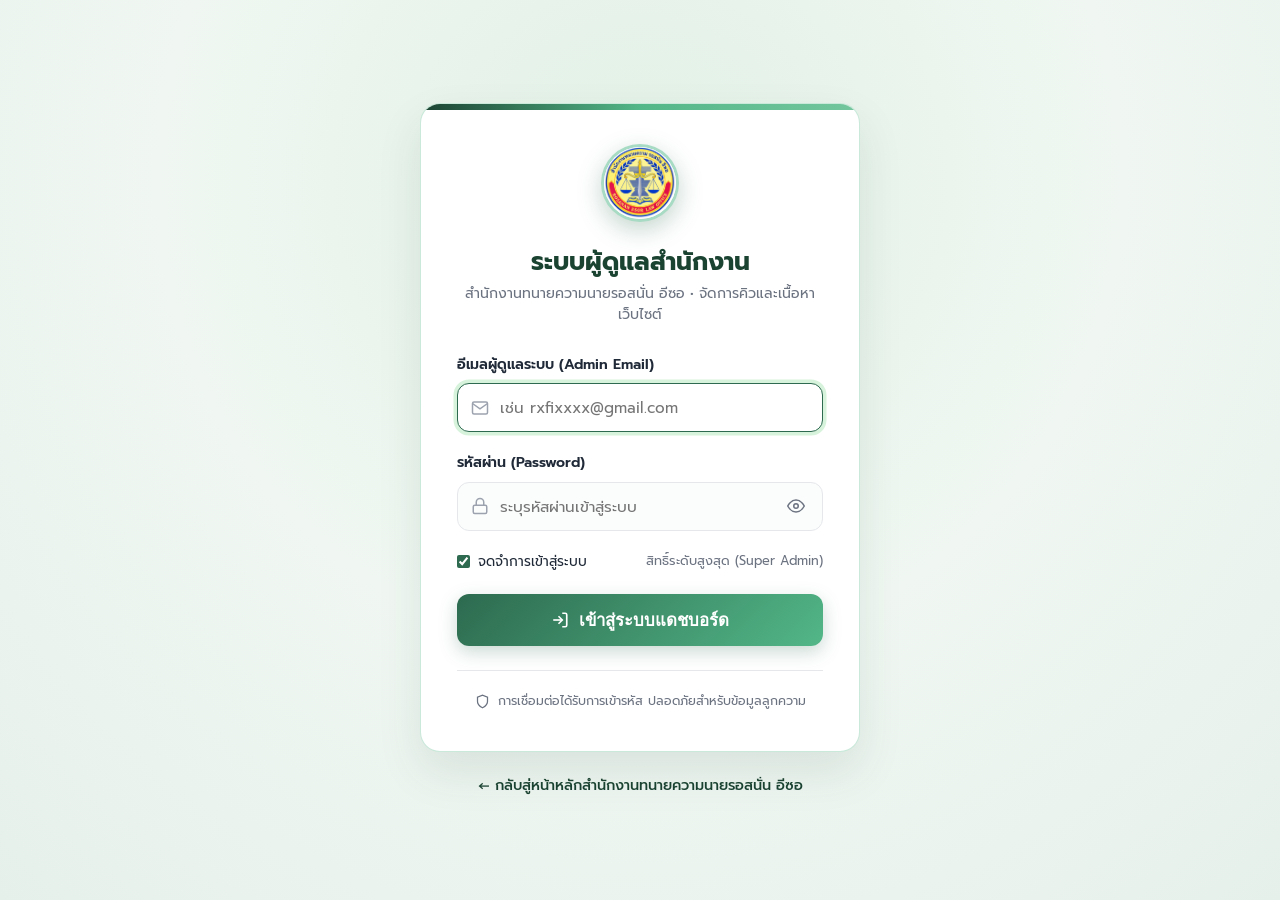
<file: admin/login.html>
<!DOCTYPE html>
<html lang="th">
<head>
  <meta charset="UTF-8">
  <meta name="viewport" content="width=device-width, initial-scale=1.0">
  <title>เข้าสู่ระบบผู้ดูแลระบบ (Admin Login) | สำนักงานทนายความนายรอสนั่น อีซอ</title>
  <meta name="description" content="ระบบเข้าสู่ระบบสำหรับผู้ดูแลสำนักงานทนายความนายรอสนั่น อีซอ ปลอดภัย รัดกุม">
  <link rel="icon" type="image/png" href="../img/1.png">
  <link rel="apple-touch-icon" href="../img/1.png">
  <link rel="stylesheet" href="../assets/css/style.css?v=20261001-01">
  <script>
    // หากมีการส่งคำสั่ง logout มา ให้ล้าง session ทันที
    (function() {
      const urlParams = new URLSearchParams(window.location.search);
      if (urlParams.get('logout') === 'true') {
        localStorage.removeItem('lawyer_admin_authenticated');
        localStorage.removeItem('lawyer_admin_email');
        localStorage.removeItem('lawyer_admin_login_at');
        sessionStorage.clear();
        return;
      }
      // หากเข้าสู่ระบบไว้แล้ว ให้ตรงไปยังหน้าแดชบอร์ดทันที
      if (localStorage.getItem('lawyer_admin_authenticated') === 'true') {
        window.location.replace('dashboard.html');
      }
    })();
  </script>
  <style>
    body {
      min-height: 100vh;
      display: flex;
      flex-direction: column;
      background: radial-gradient(circle at 50% 20%, #e2f1e6 0%, #f0f7f2 50%, #e6f0ea 100%);
      font-family: 'Prompt', -apple-system, BlinkMacSystemFont, "Segoe UI", Roboto, sans-serif;
    }

    .login-wrapper {
      flex: 1;
      display: flex;
      align-items: center;
      justify-content: center;
      padding: 30px 20px;
    }

    .login-container {
      width: 100%;
      max-width: 440px;
    }

    .login-card {
      background: var(--white);
      border-radius: var(--radius-lg);
      padding: 40px 36px;
      border: 1px solid rgba(82, 183, 136, 0.3);
      box-shadow: 0 20px 45px rgba(27, 67, 50, 0.1);
      position: relative;
      overflow: hidden;
    }

    .login-card::before {
      content: '';
      position: absolute;
      top: 0;
      left: 0;
      right: 0;
      height: 6px;
      background: linear-gradient(90deg, var(--primary-dark), var(--primary-light), var(--primary-mint));
    }

    .login-brand-header {
      text-align: center;
      margin-bottom: 28px;
    }

    .login-brand-img {
      width: 78px;
      height: 78px;
      border-radius: 50%;
      object-fit: cover;
      display: inline-block;
      margin-bottom: 16px;
      box-shadow: 0 8px 24px rgba(45, 106, 79, 0.28);
      border: 3px solid rgba(82, 183, 136, 0.5);
      background: #ffffff;
      transition: transform 0.25s ease;
    }

    .login-brand-img:hover {
      transform: scale(1.05);
    }

    .login-brand-icon {
      width: 62px;
      height: 62px;
      background: linear-gradient(135deg, var(--primary), var(--primary-light));
      color: var(--white);
      border-radius: 18px;
      display: inline-flex;
      align-items: center;
      justify-content: center;
      margin-bottom: 16px;
      box-shadow: 0 8px 20px rgba(45, 106, 79, 0.25);
    }

    .login-brand-icon svg {
      width: 32px;
      height: 32px;
    }

    .login-title {
      font-size: 1.55rem;
      font-weight: 700;
      color: var(--primary-dark);
      margin-bottom: 6px;
      line-height: 1.25;
    }

    .login-subtitle {
      font-size: 0.88rem;
      color: var(--text-muted);
      line-height: 1.5;
    }

    .login-alert {
      padding: 12px 16px;
      border-radius: var(--radius-md);
      font-size: 0.88rem;
      margin-bottom: 20px;
      display: none;
      align-items: center;
      gap: 10px;
      line-height: 1.5;
    }

    .login-alert.alert-error {
      background: #fee2e2;
      border: 1px solid #fca5a5;
      color: #991b1b;
      display: flex;
    }

    .login-alert.alert-success {
      background: #ecfdf5;
      border: 1px solid #a7f3d0;
      color: #065f46;
      display: flex;
    }

    .form-group-with-icon {
      position: relative;
      margin-bottom: 20px;
    }

    .form-group-with-icon label {
      display: block;
      font-size: 0.88rem;
      font-weight: 600;
      color: var(--text-main);
      margin-bottom: 7px;
    }

    .input-icon-wrapper {
      position: relative;
      display: flex;
      align-items: center;
    }

    .input-icon-wrapper .input-leading-icon {
      position: absolute;
      left: 14px;
      color: var(--text-light);
      pointer-events: none;
      display: flex;
      align-items: center;
    }

    .input-icon-wrapper input {
      width: 100%;
      padding: 12px 42px 12px 42px;
      border: 1.5px solid var(--border-color);
      border-radius: var(--radius-md);
      font-size: 0.95rem;
      color: var(--text-main);
      background: #fbfdfc;
      transition: var(--transition);
      font-family: inherit;
    }

    .input-icon-wrapper input:focus {
      outline: none;
      border-color: var(--primary);
      background: var(--white);
      box-shadow: 0 0 0 3.5px var(--primary-soft);
    }

    .btn-toggle-password {
      position: absolute;
      right: 12px;
      background: none;
      border: none;
      color: var(--text-muted);
      cursor: pointer;
      padding: 6px;
      display: flex;
      align-items: center;
      justify-content: center;
      border-radius: 6px;
      transition: var(--transition);
    }

    .btn-toggle-password:hover {
      color: var(--primary);
      background: rgba(82, 183, 136, 0.15);
    }

    .btn-login-submit {
      width: 100%;
      padding: 13px;
      font-size: 1.05rem;
      font-weight: 600;
      border-radius: var(--radius-md);
      background: linear-gradient(135deg, var(--primary), var(--primary-light));
      color: var(--white);
      border: none;
      cursor: pointer;
      box-shadow: 0 6px 18px rgba(45, 106, 79, 0.25);
      transition: var(--transition);
      display: flex;
      align-items: center;
      justify-content: center;
      gap: 10px;
      margin-top: 10px;
    }

    .btn-login-submit:hover {
      transform: translateY(-2px);
      box-shadow: 0 8px 22px rgba(45, 106, 79, 0.35);
      background: linear-gradient(135deg, var(--primary-dark), var(--primary));
    }

    .btn-login-submit:disabled {
      opacity: 0.7;
      cursor: not-allowed;
      transform: none;
    }

    .login-security-notice {
      display: flex;
      align-items: center;
      justify-content: center;
      gap: 8px;
      font-size: 0.78rem;
      color: var(--text-muted);
      margin-top: 24px;
      padding-top: 20px;
      border-top: 1px solid var(--border-color);
      text-align: center;
    }

    .login-back-link {
      display: block;
      text-align: center;
      margin-top: 22px;
      color: var(--primary-dark);
      font-size: 0.9rem;
      font-weight: 500;
      transition: var(--transition);
    }

    .login-back-link:hover {
      color: var(--primary);
      text-decoration: underline;
    }

    /* สั่นเตือนเมื่อกรอกผิด */
    @keyframes shakeAnimation {
      0%, 100% { transform: translateX(0); }
      20%, 60% { transform: translateX(-8px); }
      40%, 80% { transform: translateX(8px); }
    }
    .shake {
      animation: shakeAnimation 0.4s cubic-bezier(0.36, 0.07, 0.19, 0.97) both;
    }
  </style>
</head>
<body>

  <div class="login-wrapper">
    <div class="login-container">
      <div class="login-card" id="loginCard">
        
        <!-- ส่วนหัวแบรนด์ -->
        <div class="login-brand-header">
          <img src="../img/1.png" alt="ตราสัญลักษณ์สำนักงานทนายความนายรอสนั่น อีซอ" class="login-brand-img">
          <h1 class="login-title">ระบบผู้ดูแลสำนักงาน</h1>
          <p class="login-subtitle">สำนักงานทนายความนายรอสนั่น อีซอ • จัดการคิวและเนื้อหาเว็บไซต์</p>
        </div>

        <!-- กล่องแจ้งเตือน (Error / Success Notification) -->
        <div id="loginAlert" class="login-alert">
          <span id="loginAlertIcon">⚠️</span>
          <span id="loginAlertText">อีเมลหรือรหัสผ่านไม่ถูกต้อง กรุณาตรวจสอบใหม่อีกครั้ง</span>
        </div>

        <!-- ฟอร์มเข้าสู่ระบบ -->
        <form id="adminLoginForm" onsubmit="handleLoginSubmit(event)">
          
          <!-- ฟิลด์อีเมล -->
          <div class="form-group-with-icon">
            <label for="adminEmail">อีเมลผู้ดูแลระบบ (Admin Email)</label>
            <div class="input-icon-wrapper">
              <span class="input-leading-icon">
                <svg width="18" height="18" viewBox="0 0 24 24" fill="none" stroke="currentColor" stroke-width="2">
                  <path d="M4 4h16c1.1 0 2 .9 2 2v12c0 1.1-.9 2-2 2H4c-1.1 0-2-.9-2-2V6c0-1.1.9-2 2-2z"></path>
                  <polyline points="22,6 12,13 2,6"></polyline>
                </svg>
              </span>
              <input
                type="email"
                id="adminEmail"
                name="email"
                placeholder="เช่น rxfixxxx@gmail.com"
                required
                autocomplete="email"
                autofocus>
            </div>
          </div>

          <!-- ฟิลด์รหัสผ่าน -->
          <div class="form-group-with-icon">
            <label for="adminPassword">รหัสผ่าน (Password)</label>
            <div class="input-icon-wrapper">
              <span class="input-leading-icon">
                <svg width="18" height="18" viewBox="0 0 24 24" fill="none" stroke="currentColor" stroke-width="2">
                  <rect x="3" y="11" width="18" height="11" rx="2" ry="2"></rect>
                  <path d="M7 11V7a5 5 0 0 1 10 0v4"></path>
                </svg>
              </span>
              <input
                type="password"
                id="adminPassword"
                name="password"
                placeholder="ระบุรหัสผ่านเข้าสู่ระบบ"
                required
                autocomplete="current-password">
              <button
                type="button"
                class="btn-toggle-password"
                id="btnTogglePassword"
                onclick="togglePasswordVisibility()"
                title="แสดง/ซ่อนรหัสผ่าน"
                aria-label="แสดงหรือซ่อนรหัสผ่าน">
                <svg id="eyeIcon" width="18" height="18" viewBox="0 0 24 24" fill="none" stroke="currentColor" stroke-width="2">
                  <path d="M1 12s4-8 11-8 11 8 11 8-4 8-11 8-11-8-11-8z"></path>
                  <circle cx="12" cy="12" r="3"></circle>
                </svg>
              </button>
            </div>
          </div>

          <div style="display: flex; justify-content: space-between; align-items: center; margin-bottom: 22px; font-size: 0.85rem;">
            <label style="display: flex; align-items: center; gap: 8px; cursor: pointer; color: var(--text-main);">
              <input type="checkbox" id="rememberMe" checked style="accent-color: var(--primary);">
              <span>จดจำการเข้าสู่ระบบ</span>
            </label>
            <span style="color: var(--text-muted); font-size: 0.8rem;">สิทธิ์ระดับสูงสุด (Super Admin)</span>
          </div>

          <!-- ปุ่มส่งฟอร์ม -->
          <button type="submit" id="btnLoginSubmit" class="btn-login-submit">
            <svg width="18" height="18" viewBox="0 0 24 24" fill="none" stroke="currentColor" stroke-width="2.2">
              <path d="M15 3h4a2 2 0 0 1 2 2v14a2 2 0 0 1-2 2h-4"></path>
              <polyline points="10 17 15 12 10 7"></polyline>
              <line x1="15" y1="12" x2="3" y2="12"></line>
            </svg>
            <span>เข้าสู่ระบบแดชบอร์ด</span>
          </button>
        </form>

        <div class="login-security-notice">
          <svg width="15" height="15" viewBox="0 0 24 24" fill="none" stroke="currentColor" stroke-width="2"><path d="M12 22s8-4 8-10V5l-8-3-8 3v7c0 6 8 10 8 10z"></path></svg>
          <span>การเชื่อมต่อได้รับการเข้ารหัส ปลอดภัยสำหรับข้อมูลลูกความ</span>
        </div>
      </div>

      <a href="../index.html" class="login-back-link">
        ← กลับสู่หน้าหลักสำนักงานทนายความนายรอสนั่น อีซอ
      </a>
    </div>
  </div>

  <script src="../assets/js/main.js?v=20261001-01"></script>
  <script>
    // รหัสผ่านผู้ดูแลระบบที่กำหนดไว้
    const ADMIN_PASSWORD = 'Fee-065702';

    // สลับการมองเห็นรหัสผ่าน
    function togglePasswordVisibility() {
      const pwdInput = document.getElementById('adminPassword');
      const eyeIcon = document.getElementById('eyeIcon');
      if (!pwdInput) return;

      if (pwdInput.type === 'password') {
        pwdInput.type = 'text';
        eyeIcon.innerHTML = `
          <path d="M17.94 17.94A10.07 10.07 0 0 1 12 20c-7 0-11-8-11-8a18.45 18.45 0 0 1 5.06-5.94M9.9 4.24A9.12 9.12 0 0 1 12 4c7 0 11 8 11 8a18.5 18.5 0 0 1-2.16 3.19m-6.72-1.07a3 3 0 1 1-4.24-4.24"></path>
          <line x1="1" y1="1" x2="23" y2="23"></line>
        `;
      } else {
        pwdInput.type = 'password';
        eyeIcon.innerHTML = `
          <path d="M1 12s4-8 11-8 11 8 11 8-4 8-11 8-11-8-11-8z"></path>
          <circle cx="12" cy="12" r="3"></circle>
        `;
      }
    }

    // จัดการการส่งฟอร์มล็อกอิน
    function handleLoginSubmit(event) {
      event.preventDefault();

      const emailInput = document.getElementById('adminEmail');
      const passwordInput = document.getElementById('adminPassword');
      const alertBox = document.getElementById('loginAlert');
      const alertText = document.getElementById('loginAlertText');
      const alertIcon = document.getElementById('loginAlertIcon');
      const submitBtn = document.getElementById('btnLoginSubmit');
      const card = document.getElementById('loginCard');

      const emailVal = (emailInput.value || '').trim();
      const passwordVal = (passwordInput.value || '');

      // ตรวจสอบ: พิมพ์อีเมลใดๆ ก็ได้ และรหัสผ่านถูกต้องตาม Fee-065702 หรือรหัสผ่านใหม่ที่ตั้งไว้
      const expectedPassword = localStorage.getItem('lawyer_admin_custom_password') || ADMIN_PASSWORD;
      if (emailVal && passwordVal === expectedPassword) {
        // สำเร็จ
        alertBox.className = 'login-alert alert-success';
        alertIcon.textContent = '✅';
        alertText.textContent = 'เข้าสู่ระบบสำเร็จ กำลังพาไปยังแดชบอร์ด...';
        alertBox.style.display = 'flex';

        submitBtn.disabled = true;
        submitBtn.innerHTML = `
          <svg width="18" height="18" viewBox="0 0 24 24" fill="none" stroke="currentColor" stroke-width="2" style="animation: spin 1s linear infinite;"><line x1="12" y1="2" x2="12" y2="6"></line><line x1="12" y1="18" x2="12" y2="22"></line><line x1="4.93" y1="4.93" x2="7.76" y2="7.76"></line><line x1="16.24" y1="16.24" x2="19.07" y2="19.07"></line><line x1="2" y1="12" x2="6" y2="12"></line><line x1="18" y1="12" x2="22" y2="12"></line><line x1="4.93" y1="19.07" x2="7.76" y2="16.24"></line><line x1="16.24" y1="7.76" x2="19.07" y2="4.93"></line></svg>
          <span>กำลังเปลี่ยนหน้า...</span>
        `;

        // บันทึกสถานะการล็อกอินและอีเมลที่กรอกลงใน localStorage
        localStorage.setItem('lawyer_admin_authenticated', 'true');
        localStorage.setItem('lawyer_admin_email', emailVal);
        localStorage.setItem('lawyer_admin_login_at', new Date().toISOString());

        // บันทึกความเคลื่อนไหว
        if (typeof logActivity === 'function') {
          logActivity('เข้าสู่ระบบผู้ดูแลสำเร็จ', `ผู้ดูแลระบบ: ${emailVal} เข้าสู่ระบบแดชบอร์ด`, 'auth', '🔐');
        }

        setTimeout(() => {
          window.location.replace('dashboard.html');
        }, 500);

      } else {
        // รหัสผ่านไม่ถูกต้อง
        alertBox.className = 'login-alert alert-error';
        alertIcon.textContent = '❌';
        alertText.textContent = 'รหัสผ่านไม่ถูกต้อง กรุณาตรวจสอบใหม่อีกครั้ง';
        alertBox.style.display = 'flex';

        // บันทึกความเคลื่อนไหวแจ้งเตือน
        if (typeof logActivity === 'function') {
          logActivity('พยายามเข้าสู่ระบบไม่สำเร็จ', `รหัสผ่านไม่ถูกต้อง (อีเมลที่ใช้: ${emailVal || 'ไม่ระบุ'})`, 'auth', '⚠️');
        }

        // เอฟเฟกต์การสั่นเตือน
        card.classList.remove('shake');
        void card.offsetWidth; // trigger reflow
        card.classList.add('shake');

        passwordInput.value = '';
        passwordInput.focus();
      }
    }
  </script>
</body>
</html>
</file>
<file: assets/css/style.css>
/* ==========================================================================
   สำนักงานทนายความชั้น 1 (รับว่าความทั่วราชอาณาจักร) - Custom Stylesheet
   Theme: Sage & Mint Green (Professional, Clean, Trustworthy)
   ========================================================================== */

@import url('https://fonts.googleapis.com/css2?family=Prompt:ital,wght@0,300;0,400;0,500;0,600;0,700;1,400&display=swap');

:root {
  --primary-dark: #1b4332;
  --primary: #2d6a4f;
  --primary-medium: #40916c;
  --primary-light: #52b788;
  --primary-mint: #74c69d;
  --primary-soft: #d8f3dc;
  --primary-bg: #f3f8f5;
  --primary-glow: rgba(82, 183, 136, 0.25);
  
  --gold-seal: #d4af37;
  --gold-bg: #fffbeb;
  --gold-border: #fef08a;

  --text-main: #1f2937;
  --text-muted: #6b7280;
  --text-light: #9ca3af;
  --white: #ffffff;
  --card-bg: #ffffff;
  --border-color: #e5e7eb;
  --border-light: #f1f5f9;

  --status-pending: #d97706;
  --status-pending-bg: #fef3c7;
  --status-confirmed: #059669;
  --status-confirmed-bg: #d1fae5;
  --status-completed: #2563eb;
  --status-completed-bg: #dbeafe;
  --status-cancelled: #dc2626;
  --status-cancelled-bg: #fee2e2;

  --shadow-sm: 0 1px 3px rgba(0, 0, 0, 0.05);
  --shadow-md: 0 4px 12px rgba(27, 67, 50, 0.08);
  --shadow-lg: 0 10px 25px rgba(27, 67, 50, 0.12);
  --shadow-hover: 0 14px 30px rgba(45, 106, 79, 0.16);

  --radius-sm: 8px;
  --radius-md: 12px;
  --radius-lg: 20px;
  --radius-full: 9999px;

  --transition: all 0.25s cubic-bezier(0.4, 0, 0.2, 1);
}

* {
  box-sizing: border-box;
  margin: 0;
  padding: 0;
}

body {
  font-family: 'Prompt', -apple-system, BlinkMacSystemFont, "Segoe UI", Roboto, sans-serif;
  color: var(--text-main);
  background-color: var(--primary-bg);
  line-height: 1.6;
  -webkit-font-smoothing: antialiased;
  overflow-x: hidden;
}

a {
  color: inherit;
  text-decoration: none;
}

img {
  max-width: 100%;
  height: auto;
  display: block;
}

/* Container */
.container {
  width: 100%;
  max-width: 1200px;
  margin: 0 auto;
  padding: 0 20px;
}

/* ==========================================================================
   Header & Navigation
   ========================================================================== */
.site-header {
  position: sticky;
  top: 0;
  z-index: 1000;
  background-color: rgba(255, 255, 255, 0.95);
  backdrop-filter: blur(10px);
  border-bottom: 1px solid rgba(226, 232, 240, 0.8);
  box-shadow: 0 2px 10px rgba(0,0,0,0.03);
}

.topbar {
  background-color: var(--primary-dark);
  color: var(--white);
  font-size: 0.85rem;
  padding: 6px 0;
}

.topbar-content {
  display: flex;
  justify-content: space-between;
  align-items: center;
  flex-wrap: wrap;
  gap: 10px;
}

.topbar-items {
  display: flex;
  align-items: center;
  gap: 20px;
}

.topbar-item {
  display: flex;
  align-items: center;
  gap: 6px;
  color: var(--primary-soft);
}

.topbar-item svg {
  width: 14px;
  height: 14px;
  stroke: var(--primary-light);
}

.topbar-badge {
  background: rgba(82, 183, 136, 0.25);
  color: #a7f3d0;
  padding: 2px 10px;
  border-radius: var(--radius-full);
  font-size: 0.75rem;
  border: 1px solid rgba(82, 183, 136, 0.4);
}

.navbar {
  display: flex;
  justify-content: space-between;
  align-items: center;
  padding: 14px 0;
  gap: 16px;
}

.brand-logo {
  display: flex;
  align-items: center;
  gap: 12px;
  text-decoration: none;
  flex-shrink: 0;
}

.brand-logo-img {
  width: 48px;
  height: 48px;
  border-radius: 50%;
  object-fit: cover;
  box-shadow: 0 3px 10px rgba(0, 0, 0, 0.12);
  border: 2px solid rgba(82, 183, 136, 0.4);
  background: #ffffff;
  flex-shrink: 0;
  transition: transform 0.25s ease, box-shadow 0.25s ease;
}

.brand-logo:hover .brand-logo-img {
  transform: scale(1.06);
  box-shadow: 0 4px 14px rgba(45, 106, 79, 0.28);
}

.brand-icon {
  width: 42px;
  height: 42px;
  background: linear-gradient(135deg, var(--primary), var(--primary-light));
  color: var(--white);
  border-radius: var(--radius-md);
  display: flex;
  align-items: center;
  justify-content: center;
  box-shadow: 0 4px 10px rgba(45, 106, 79, 0.2);
  flex-shrink: 0;
}

.brand-icon svg {
  width: 22px;
  height: 22px;
}

.brand-title {
  font-size: 1.18rem;
  font-weight: 700;
  color: var(--primary-dark);
  line-height: 1.25;
  white-space: nowrap;
}

.brand-subtitle {
  font-size: 0.72rem;
  color: var(--text-muted);
  font-weight: 400;
  letter-spacing: 0.2px;
  white-space: nowrap;
}

.nav-menu {
  display: flex;
  align-items: center;
  justify-content: center;
  gap: clamp(4px, 1vw, 12px);
  list-style: none;
  margin: 0;
  padding: 0;
}

.nav-link {
  font-size: 0.92rem;
  font-weight: 500;
  color: var(--text-main);
  transition: var(--transition);
  position: relative;
  padding: 7px 13px;
  border-radius: var(--radius-full);
  white-space: nowrap;
  display: inline-block;
  text-decoration: none;
}

.nav-link:hover {
  color: var(--primary-dark);
  background-color: var(--primary-soft);
}

.nav-link.active {
  color: var(--primary-dark);
  background-color: var(--primary-soft);
  font-weight: 600;
}

.nav-actions {
  display: flex;
  align-items: center;
  gap: 10px;
  flex-shrink: 0;
}

.menu-toggle {
  display: none;
  flex-direction: column;
  justify-content: center;
  align-items: center;
  width: 42px;
  height: 42px;
  padding: 8px;
  background: #ffffff;
  border: 1.5px solid var(--border-color);
  border-radius: var(--radius-md);
  cursor: pointer;
  gap: 5px;
  transition: all 0.25s ease;
  flex-shrink: 0;
  z-index: 1100;
  box-shadow: 0 1px 3px rgba(0, 0, 0, 0.06);
}

.menu-toggle:hover {
  background-color: var(--primary-soft);
  border-color: var(--primary-light);
}

.hamburger-line {
  display: block;
  width: 22px;
  height: 2.5px;
  background-color: var(--primary-dark);
  border-radius: 2px;
  transition: all 0.25s cubic-bezier(0.4, 0, 0.2, 1);
  transform-origin: center;
}

/* เมื่อคลิกเปิดเมนู: 3 ขีด เปลี่ยนรูปเป็นกากบาท (X) */
.menu-toggle.active {
  background-color: var(--primary-dark);
  border-color: var(--primary-dark);
}

.menu-toggle.active .hamburger-line {
  background-color: #ffffff;
}

.menu-toggle.active .hamburger-line:nth-child(1) {
  transform: translateY(7.5px) rotate(45deg);
}

.menu-toggle.active .hamburger-line:nth-child(2) {
  opacity: 0;
  transform: scaleX(0);
}

.menu-toggle.active .hamburger-line:nth-child(3) {
  transform: translateY(-7.5px) rotate(-45deg);
}

.mobile-cta-item {
  display: none !important;
}

/* Buttons */
.btn {
  display: inline-flex;
  align-items: center;
  justify-content: center;
  gap: 8px;
  padding: 10px 20px;
  border-radius: var(--radius-md);
  font-size: 0.95rem;
  font-weight: 600;
  cursor: pointer;
  transition: var(--transition);
  border: none;
  outline: none;
  text-align: center;
}

.btn-primary {
  background: linear-gradient(135deg, var(--primary), var(--primary-light));
  color: var(--white);
  box-shadow: 0 4px 14px rgba(45, 106, 79, 0.25);
}

.btn-primary:hover {
  background: linear-gradient(135deg, var(--primary-dark), var(--primary));
  box-shadow: 0 6px 20px rgba(45, 106, 79, 0.35);
  transform: translateY(-2px);
  color: var(--white);
}

.btn-outline {
  background: transparent;
  color: var(--primary);
  border: 1.5px solid var(--primary-light);
}

.btn-outline:hover {
  background: var(--primary-soft);
  border-color: var(--primary);
  color: var(--primary-dark);
  transform: translateY(-2px);
}

.btn-secondary {
  background: #f1f5f9;
  color: var(--text-main);
}

.btn-secondary:hover {
  background: #e2e8f0;
}

.btn-sm {
  padding: 8px 16px;
  font-size: 0.86rem;
  border-radius: var(--radius-full);
  white-space: nowrap;
}

.btn-lg {
  padding: 14px 28px;
  font-size: 1.05rem;
  border-radius: var(--radius-md);
}

.btn-nav-cta {
  background: linear-gradient(135deg, var(--primary), #3b8a66);
  color: var(--white) !important;
  font-size: 0.92rem;
  font-weight: 600;
  padding: 9px 22px;
  border-radius: var(--radius-full);
  box-shadow: 0 4px 14px rgba(45, 106, 79, 0.28);
  display: inline-flex;
  align-items: center;
  gap: 8px;
  transition: all 0.25s cubic-bezier(0.16, 1, 0.3, 1);
  letter-spacing: 0.2px;
  text-decoration: none;
}

.btn-nav-cta:hover {
  background: linear-gradient(135deg, var(--primary-dark), var(--primary));
  box-shadow: 0 6px 20px rgba(45, 106, 79, 0.42);
  transform: translateY(-2px);
  color: var(--white) !important;
}

.btn-nav-cta svg {
  transition: transform 0.25s ease;
}

.btn-nav-cta:hover svg {
  transform: scale(1.12);
}

.btn-admin {
  background: #ffffff;
  color: var(--text-muted);
  border: 1.5px solid var(--border-color);
  font-size: 0.84rem;
  font-weight: 500;
  border-radius: var(--radius-full);
  transition: var(--transition);
}

.btn-admin:hover {
  background: var(--primary-soft);
  color: var(--primary-dark);
  border-color: var(--primary-light);
  transform: translateY(-1px);
}

/* ==========================================================================
   Hero Section
   ========================================================================== */
.hero {
  position: relative;
  padding: 70px 0 60px;
  background: radial-gradient(circle at top right, #eaf7ed, #f4f9f5 60%);
  overflow: hidden;
}

.hero-grid {
  display: flex;
  flex-direction: column;
  align-items: center;
  text-align: center;
  max-width: 880px;
  margin: 0 auto;
}

.hero-content {
  display: flex;
  flex-direction: column;
  align-items: center;
  width: 100%;
}

.hero-badge {
  display: inline-flex;
  align-items: center;
  gap: 8px;
  background-color: var(--primary-soft);
  color: var(--primary-dark);
  border: 1px solid rgba(82, 183, 136, 0.5);
  padding: 6px 16px;
  border-radius: var(--radius-full);
  font-size: 0.85rem;
  font-weight: 600;
  margin-bottom: 20px;
}

.hero-badge svg {
  width: 16px;
  height: 16px;
  stroke: var(--primary);
}

.hero-title {
  font-size: clamp(2.2rem, 4vw, 3.1rem);
  font-weight: 700;
  color: var(--primary-dark);
  line-height: 1.25;
  margin-bottom: 20px;
}

.hero-title .highlight {
  color: var(--primary);
  position: relative;
  display: inline-block;
}

.hero-desc {
  font-size: 1.12rem;
  color: var(--text-muted);
  line-height: 1.75;
  margin-bottom: 32px;
  max-width: 760px;
}

.hero-cta {
  display: flex;
  align-items: center;
  justify-content: center;
  gap: 16px;
  margin-bottom: 42px;
  flex-wrap: wrap;
}

.hero-stats {
  display: grid;
  grid-template-columns: repeat(3, 1fr);
  gap: 24px;
  padding-top: 26px;
  border-top: 1px solid rgba(82, 183, 136, 0.25);
  align-items: stretch;
  width: 100%;
  max-width: 740px;
}

.stat-item {
  min-width: 0;
  display: flex;
  flex-direction: column;
  justify-content: flex-start;
  align-items: center;
  text-align: center;
  position: relative;
}

/* เส้นคั่นแนวตั้งระหว่างคอลัมน์บนจอคอมพิวเตอร์ เพื่อความสมดุล สวยงาม และเป็นระเบียบ */
.stat-item:not(:last-child)::after {
  content: '';
  position: absolute;
  right: -12px;
  top: 15%;
  height: 70%;
  width: 1px;
  background: rgba(82, 183, 136, 0.3);
  pointer-events: none;
}

.stat-item h3 {
  font-size: clamp(1.2rem, 1.8vw, 1.55rem);
  font-weight: 700;
  color: var(--primary-dark);
  line-height: 1.25;
  margin-bottom: 6px;
  min-height: 1.25em;
  white-space: nowrap;
  letter-spacing: -0.2px;
}

.stat-item p {
  font-size: 0.88rem;
  color: var(--text-muted);
  line-height: 1.4;
  white-space: nowrap;
  margin: 0;
}

/* ==========================================================================
   Section Base & Typography
   ========================================================================== */
.section {
  padding: 80px 0;
}

.section-header {
  text-align: center;
  max-width: 700px;
  margin: 0 auto 50px;
}

.section-tag {
  display: inline-block;
  font-size: 0.85rem;
  font-weight: 600;
  color: var(--primary);
  background: var(--primary-soft);
  padding: 4px 14px;
  border-radius: var(--radius-full);
  margin-bottom: 12px;
  text-transform: uppercase;
  letter-spacing: 0.5px;
}

.section-title {
  font-size: 2.2rem;
  font-weight: 700;
  color: var(--primary-dark);
  line-height: 1.3;
  margin-bottom: 14px;
}

.section-desc {
  font-size: 1rem;
  color: var(--text-muted);
  line-height: 1.6;
}

/* ==========================================================================
   Feature / Highlights Grid
   ========================================================================== */
.features-grid {
  display: grid;
  grid-template-columns: repeat(auto-fit, minmax(260px, 1fr));
  gap: 25px;
}

.feature-card {
  background: var(--card-bg);
  padding: 32px 24px;
  border-radius: var(--radius-lg);
  border: 1px solid var(--border-color);
  box-shadow: var(--shadow-sm);
  transition: var(--transition);
  position: relative;
}

.feature-card:hover {
  transform: translateY(-6px);
  box-shadow: var(--shadow-hover);
  border-color: var(--primary-light);
}

.feature-icon {
  width: 54px;
  height: 54px;
  background: var(--primary-soft);
  color: var(--primary);
  border-radius: var(--radius-md);
  display: flex;
  align-items: center;
  justify-content: center;
  margin-bottom: 20px;
  transition: var(--transition);
}

.feature-card:hover .feature-icon {
  background: var(--primary);
  color: var(--white);
}

.feature-icon svg {
  width: 26px;
  height: 26px;
}

.feature-card h3 {
  font-size: 1.25rem;
  font-weight: 600;
  color: var(--primary-dark);
  margin-bottom: 10px;
}

.feature-card p {
  font-size: 0.95rem;
  color: var(--text-muted);
  line-height: 1.6;
}

/* ==========================================================================
   Services Grid (Equal Height / Flexbox Grid)
   ========================================================================== */
.services-grid {
  display: grid;
  grid-template-columns: repeat(3, 1fr);
  gap: 28px;
  align-items: stretch;
}

@media (max-width: 992px) {
  .services-grid {
    grid-template-columns: repeat(2, 1fr);
    gap: 22px;
  }
}

@media (max-width: 680px) {
  .services-grid {
    grid-template-columns: 1fr;
    gap: 18px;
  }
}

/* Dedicated Clean 3-Column Grid for 10 Legal Case Categories */
.services-category-grid {
  display: grid;
  grid-template-columns: repeat(3, 1fr);
  gap: 28px;
  align-items: stretch;
}

.services-category-grid > .service-card {
  height: 100%;
  display: flex;
  flex-direction: column;
}

@media (max-width: 992px) {
  .services-category-grid {
    grid-template-columns: repeat(2, 1fr);
    gap: 22px;
  }
}

@media (max-width: 680px) {
  .services-category-grid {
    grid-template-columns: 1fr;
    gap: 18px;
  }
}

.service-card {
  background: var(--card-bg);
  border-radius: var(--radius-lg);
  border: 1.5px solid var(--border-color);
  padding: 30px 24px;
  box-shadow: var(--shadow-sm);
  transition: var(--transition);
  display: flex;
  flex-direction: column;
  height: 100%;
  position: relative;
}

.service-card:hover {
  transform: translateY(-6px);
  box-shadow: var(--shadow-hover);
  border-color: var(--primary-light);
}

.service-header {
  display: flex;
  align-items: center;
  gap: 16px;
  margin-bottom: 16px;
  min-height: 52px;
}

.service-icon-wrap {
  width: 50px;
  height: 50px;
  border-radius: var(--radius-md);
  background: var(--primary-soft);
  color: var(--primary);
  display: flex;
  align-items: center;
  justify-content: center;
  flex-shrink: 0;
}

.service-icon-wrap svg {
  width: 24px;
  height: 24px;
}

.service-title {
  font-size: 1.25rem;
  font-weight: 700;
  color: var(--primary-dark);
  line-height: 1.3;
}

.service-desc {
  font-size: 0.92rem;
  color: var(--text-muted);
  margin-bottom: 18px;
  line-height: 1.6;
  min-height: 48px;
}

.service-list {
  list-style: none;
  margin-bottom: 20px;
  flex-grow: 1;
  padding: 0;
  display: flex;
  flex-direction: column;
  gap: 10px;
}

.service-list li {
  display: flex;
  align-items: flex-start;
  gap: 10px;
  font-size: 0.9rem;
  color: var(--text-main);
  line-height: 1.5;
}

.service-list li svg {
  width: 18px;
  height: 18px;
  min-width: 18px;
  min-height: 18px;
  color: var(--primary);
  stroke: var(--primary);
  flex-shrink: 0;
  margin-top: 2px;
}

/* Load More / Show More within Service Cards */
.service-more-wrap {
  display: flex;
  align-items: center;
  justify-content: space-between;
  gap: 10px;
  margin-top: 6px;
  margin-bottom: 20px;
  padding: 8px 12px;
  background: rgba(82, 183, 136, 0.08);
  border: 1px dashed rgba(82, 183, 136, 0.35);
  border-radius: var(--radius-sm);
  transition: var(--transition);
}

.service-more-wrap:hover {
  background: rgba(82, 183, 136, 0.14);
  border-color: var(--primary);
}

.btn-service-more {
  display: inline-flex;
  align-items: center;
  gap: 6px;
  background: #ffffff;
  color: var(--primary-dark);
  border: 1.5px solid rgba(82, 183, 136, 0.45);
  padding: 6px 14px;
  border-radius: var(--radius-full);
  font-family: inherit;
  font-size: 0.82rem;
  font-weight: 700;
  cursor: pointer;
  transition: all 0.2s ease;
  box-shadow: 0 1px 3px rgba(0, 0, 0, 0.05);
}

.btn-service-more:hover {
  background: var(--primary);
  color: #ffffff;
  border-color: var(--primary);
  transform: translateY(-1px);
  box-shadow: 0 3px 8px rgba(82, 183, 136, 0.25);
}

.btn-service-more.is-expanded {
  background: #f1f5f9;
  color: #475569;
  border-color: #cbd5e1;
}

.btn-service-more.is-expanded:hover {
  background: #e2e8f0;
  color: #1e293b;
}

.btn-service-more svg {
  transition: transform 0.2s ease;
}

.service-item-count {
  font-size: 0.76rem;
  color: var(--text-muted);
  font-weight: 600;
}

@keyframes serviceItemFadeIn {
  from {
    opacity: 0;
    transform: translateY(6px);
  }
  to {
    opacity: 1;
    transform: translateY(0);
  }
}

.service-list li.item-reveal {
  animation: serviceItemFadeIn 0.25s ease-out forwards;
}

.service-card.item-reveal {
  animation: serviceItemFadeIn 0.35s ease-out forwards;
}

/* Service Card Badge and Legal Details Block */
.service-badge-row {
  display: flex;
  align-items: center;
  gap: 8px;
  margin-bottom: 6px;
  flex-wrap: wrap;
}

.service-num-pill {
  font-size: 0.72rem;
  font-weight: 700;
  background: var(--primary);
  color: #ffffff;
  padding: 2px 8px;
  border-radius: var(--radius-full);
  letter-spacing: 0.3px;
}

.service-law-pill {
  font-size: 0.72rem;
  font-weight: 700;
  background: #e0f2fe;
  color: #0369a1;
  padding: 2px 8px;
  border-radius: var(--radius-full);
}

.service-sub-title {
  display: block;
  font-size: 0.8rem;
  color: var(--primary);
  font-weight: 600;
  margin-top: 2px;
}

.service-details-block {
  display: flex;
  flex-direction: column;
  gap: 12px;
  background: #f8fafc;
  border: 1px solid var(--border-color);
  border-radius: var(--radius-md);
  padding: 14px 16px;
  margin-bottom: 20px;
  flex-grow: 1;
}

.service-detail-item {
  font-size: 0.86rem;
  line-height: 1.6;
  color: var(--text-main);
}

.service-detail-item strong {
  color: var(--primary-dark);
  display: block;
  font-weight: 700;
  margin-bottom: 3px;
  font-size: 0.88rem;
}

.service-detail-item span {
  color: #334155;
  display: block;
}

/* Category Cards Load More (ระบบแสดงผล 10 หมวดคดี ทยอยโชว์ทีละ 3 ข้อ) */
.category-load-more-wrap {
  display: flex;
  flex-direction: column;
  align-items: center;
  justify-content: center;
  gap: 10px;
  margin-top: 36px;
  margin-bottom: 20px;
}

.btn-category-load-more {
  display: inline-flex;
  align-items: center;
  justify-content: center;
  gap: 10px;
  background: var(--primary);
  color: #ffffff;
  border: 2px solid var(--primary);
  padding: 13px 36px;
  border-radius: var(--radius-full);
  font-family: inherit;
  font-size: 1rem;
  font-weight: 700;
  cursor: pointer;
  transition: all 0.25s ease;
  box-shadow: 0 4px 14px rgba(45, 106, 79, 0.25);
}

.btn-category-load-more:hover {
  background: var(--primary-dark);
  border-color: var(--primary-dark);
  transform: translateY(-2px);
  box-shadow: 0 6px 20px rgba(45, 106, 79, 0.35);
}

.btn-category-load-more.is-expanded {
  background: #f1f5f9;
  color: #334155;
  border-color: #cbd5e1;
  box-shadow: 0 2px 8px rgba(0, 0, 0, 0.06);
}

.btn-category-load-more.is-expanded:hover {
  background: #e2e8f0;
  color: #0f172a;
}

.btn-category-load-more svg {
  width: 18px;
  height: 18px;
  transition: transform 0.25s ease;
}

.category-load-more-count {
  font-size: 0.88rem;
  color: var(--text-muted);
  font-weight: 600;
}

/* Services Notice Box (กล่องข้อความแจ้งเตือนท้ายรายการบริการ 10 หมวดคดี) */
.services-notice-box {
  margin-top: 40px;
  background: linear-gradient(135deg, #f0fdf4 0%, #ecfdf5 100%);
  border: 1.5px solid #86efac;
  border-radius: var(--radius-lg);
  padding: 24px 28px;
  display: flex;
  align-items: center;
  gap: 22px;
  box-shadow: 0 4px 16px rgba(16, 185, 129, 0.08);
  position: relative;
  overflow: hidden;
}

.services-notice-box::before {
  content: '';
  position: absolute;
  left: 0;
  top: 0;
  bottom: 0;
  width: 5px;
  background: var(--primary);
}

.notice-icon-badge {
  width: 50px;
  height: 50px;
  border-radius: 50%;
  background: #dcfce7;
  color: #166534;
  display: flex;
  align-items: center;
  justify-content: center;
  flex-shrink: 0;
  border: 2px solid #bbf7d0;
}

.notice-icon-badge svg {
  width: 26px;
  height: 26px;
}

.notice-content {
  flex: 1;
  min-width: 0;
}

.notice-badge {
  display: inline-block;
  font-size: 0.78rem;
  font-weight: 700;
  color: #166534;
  background: #dcfce7;
  padding: 3px 12px;
  border-radius: var(--radius-full);
  margin-bottom: 8px;
  border: 1px solid #bbf7d0;
}

.notice-text {
  font-size: 0.96rem;
  color: #14532d;
  line-height: 1.65;
  margin: 0;
  font-weight: 500;
}

.notice-actions {
  flex-shrink: 0;
}

.notice-btn {
  white-space: nowrap;
  padding: 11px 20px;
  font-weight: 700;
  display: inline-flex;
  align-items: center;
  gap: 8px;
  border-radius: var(--radius-md);
  box-shadow: 0 2px 8px rgba(27, 67, 50, 0.2);
}

@media (max-width: 768px) {
  .services-notice-box {
    flex-direction: column;
    align-items: flex-start;
    padding: 18px 20px;
    gap: 16px;
  }
  .notice-actions {
    width: 100%;
  }
  .notice-btn {
    width: 100%;
    justify-content: center;
  }
}

.service-card .btn {
  margin-top: auto;
  width: 100%;
  display: flex;
  align-items: center;
  justify-content: center;
  text-align: center;
  padding: 12px 20px;
  font-weight: 600;
  border-radius: var(--radius-md);
}


/* ==========================================================================
   Pricing & Service Area Styles
   ========================================================================== */
.pricing-grid {
  display: grid;
  grid-template-columns: repeat(auto-fit, minmax(290px, 1fr));
  grid-auto-rows: 1fr;
  gap: 24px;
  align-items: stretch;
}

.pricing-card {
  background: var(--white);
  border: 1.5px solid var(--border-color);
  border-radius: var(--radius-lg);
  padding: 32px 24px;
  display: flex;
  flex-direction: column;
  height: 100%;
  box-shadow: var(--shadow-sm);
  transition: var(--transition);
  position: relative;
}

.pricing-card:hover {
  transform: translateY(-5px);
  box-shadow: var(--shadow-hover);
  border-color: var(--primary-light);
}

.pricing-card.featured {
  border-color: var(--primary);
  background: linear-gradient(180deg, #ffffff, #f4faf6);
  box-shadow: var(--shadow-md);
}

.pricing-badge {
  position: absolute;
  top: -12px;
  right: 20px;
  background: linear-gradient(135deg, var(--primary), var(--primary-light));
  color: var(--white);
  font-size: 0.76rem;
  font-weight: 700;
  padding: 4px 14px;
  border-radius: var(--radius-full);
  letter-spacing: 0.3px;
  box-shadow: 0 4px 10px rgba(45, 106, 79, 0.25);
}

.pricing-header {
  margin-bottom: 18px;
  border-bottom: 1px solid var(--border-light);
  padding-bottom: 16px;
  min-height: 195px;
  display: flex;
  flex-direction: column;
}

.pricing-header h3 {
  font-size: 1.25rem;
  color: var(--primary-dark);
  font-weight: 700;
  margin-bottom: 6px;
}

.pricing-header p {
  font-size: 0.88rem;
  color: var(--text-muted);
  line-height: 1.5;
}

.pricing-amount {
  font-size: 1.85rem;
  font-weight: 800;
  color: var(--primary-dark);
  margin-bottom: 4px;
  line-height: 1.2;
}

.pricing-amount span {
  font-size: 0.95rem;
  font-weight: 500;
  color: var(--text-muted);
}

.pricing-features {
  list-style: none;
  margin-bottom: 25px;
  flex-grow: 1;
}

.pricing-features li {
  display: flex;
  align-items: flex-start;
  gap: 10px;
  font-size: 0.92rem;
  color: var(--text-main);
  padding: 8px 0;
  border-bottom: 1px dashed rgba(226, 232, 240, 0.8);
}

.pricing-features li:last-child {
  border-bottom: none;
}

.pricing-features li svg {
  width: 17px;
  height: 17px;
  stroke: var(--primary);
  flex-shrink: 0;
  margin-top: 3px;
}

.area-coverage-card {
  background: var(--white);
  border: 1.5px solid var(--border-color);
  border-radius: var(--radius-lg);
  padding: 36px;
  box-shadow: var(--shadow-sm);
  margin-bottom: 40px;
}

.area-pills {
  display: flex;
  flex-wrap: wrap;
  gap: 10px;
  margin: 16px 0;
}

.area-pill {
  display: inline-flex;
  align-items: center;
  gap: 6px;
  padding: 8px 16px;
  border-radius: var(--radius-full);
  font-size: 0.92rem;
  font-weight: 600;
  background: var(--primary-bg);
  border: 1px solid var(--border-color);
  color: var(--primary-dark);
}

.area-pill.primary {
  background: var(--primary-dark);
  color: var(--white);
  border-color: var(--primary-dark);
}

/* ==========================================================================
   Official License Page / Card (about.html)
   ========================================================================== */
.official-certificate {
  background: var(--white);
  border: 3px double #d4af37;
  border-radius: var(--radius-lg);
  padding: 40px;
  box-shadow: var(--shadow-lg);
  position: relative;
  max-width: 850px;
  margin: 0 auto;
}

.cert-watermark {
  position: absolute;
  top: 50%;
  left: 50%;
  transform: translate(-50%, -50%);
  opacity: 0.04;
  pointer-events: none;
}

.cert-watermark svg {
  width: 360px;
  height: 360px;
}

.cert-header {
  text-align: center;
  margin-bottom: 30px;
  border-bottom: 2px solid var(--primary-soft);
  padding-bottom: 20px;
}

.cert-header h2 {
  font-size: 1.85rem;
  color: var(--primary-dark);
  font-weight: 700;
}

.cert-header p {
  color: var(--text-muted);
  font-size: 0.95rem;
}

.cert-badge-ribbon {
  display: inline-block;
  background: #d4af37;
  color: var(--white);
  padding: 4px 18px;
  border-radius: var(--radius-full);
  font-size: 0.85rem;
  font-weight: 600;
  margin-top: 8px;
}

.cert-body-grid {
  display: grid;
  grid-template-columns: repeat(2, 1fr);
  gap: 24px;
  margin-bottom: 30px;
}

.cert-box {
  background: var(--primary-bg);
  border: 1px solid rgba(82, 183, 136, 0.2);
  border-radius: var(--radius-md);
  padding: 18px;
}

.cert-box .cert-label {
  font-size: 0.85rem;
  color: var(--text-muted);
  margin-bottom: 4px;
}

.cert-box .cert-value {
  font-size: 1.15rem;
  font-weight: 700;
  color: var(--primary-dark);
}

.cert-signatures {
  display: flex;
  justify-content: space-between;
  align-items: flex-end;
  padding-top: 25px;
  border-top: 1px solid var(--border-color);
}

.cert-signature-block {
  text-align: center;
}

.signature-line {
  width: 180px;
  border-bottom: 1.5px solid var(--text-muted);
  margin: 40px auto 8px;
}

.signature-name {
  font-weight: 600;
  font-size: 0.95rem;
  color: var(--primary-dark);
}

.signature-role {
  font-size: 0.8rem;
  color: var(--text-muted);
}

/* ==========================================================================
   Booking Form (booking.html)
   ========================================================================== */
.form-container {
  max-width: 800px;
  margin: 0 auto;
  background: var(--white);
  border-radius: var(--radius-lg);
  padding: 40px;
  box-shadow: var(--shadow-lg);
  border: 1px solid var(--border-color);
}

.form-group {
  margin-bottom: 22px;
}

.form-row {
  display: grid;
  grid-template-columns: repeat(2, 1fr);
  gap: 20px;
}

.form-label {
  display: block;
  font-size: 0.9rem;
  font-weight: 600;
  color: var(--text-main);
  margin-bottom: 8px;
}

.form-label .required {
  color: #ef4444;
}

.form-control {
  width: 100%;
  padding: 12px 16px;
  font-family: inherit;
  font-size: 0.95rem;
  border: 1.5px solid var(--border-color);
  border-radius: var(--radius-md);
  background-color: var(--white);
  color: var(--text-main);
  transition: var(--transition);
}

.form-control:focus {
  outline: none;
  border-color: var(--primary-light);
  box-shadow: 0 0 0 4px var(--primary-glow);
}

textarea.form-control {
  min-height: 110px;
  resize: vertical;
}

.radio-group-cards {
  display: grid;
  grid-template-columns: repeat(3, 1fr);
  gap: 12px;
}

.radio-card-label {
  cursor: pointer;
}

.radio-card-label input {
  display: none;
}

.radio-card-body {
  border: 1.5px solid var(--border-color);
  border-radius: var(--radius-md);
  padding: 14px 10px;
  text-align: center;
  transition: var(--transition);
  font-size: 0.88rem;
  font-weight: 500;
  color: var(--text-muted);
}

.radio-card-body svg {
  width: 20px;
  height: 20px;
  margin: 0 auto 6px;
  stroke: var(--text-muted);
  display: block;
}

.radio-card-label input:checked + .radio-card-body {
  border-color: var(--primary);
  background: var(--primary-soft);
  color: var(--primary-dark);
  font-weight: 600;
}

.radio-card-label input:checked + .radio-card-body svg {
  stroke: var(--primary);
}

/* ==========================================================================
   Admin Dashboard Styling
   ========================================================================== */
.admin-wrapper {
  background: #f8fafc;
  min-height: 100vh;
}

.admin-header {
  background: var(--white);
  border-bottom: 1px solid var(--border-color);
  padding: 16px 0;
}

.admin-nav {
  display: flex;
  justify-content: space-between;
  align-items: center;
}

.admin-title-wrap {
  display: flex;
  align-items: center;
  gap: 12px;
}

.admin-badge {
  background: var(--primary-soft);
  color: var(--primary-dark);
  font-size: 0.75rem;
  padding: 3px 10px;
  border-radius: var(--radius-full);
  font-weight: 600;
  border: 1px solid rgba(82, 183, 136, 0.4);
}

.stats-grid {
  display: grid;
  grid-template-columns: repeat(4, 1fr);
  gap: 20px;
  margin: 30px 0;
}

.stat-card {
  background: var(--white);
  border-radius: var(--radius-md);
  padding: 22px 20px;
  box-shadow: var(--shadow-sm);
  border: 1px solid var(--border-color);
  display: flex;
  align-items: center;
  gap: 16px;
  transition: var(--transition);
}

.stat-card:hover {
  transform: translateY(-3px);
  box-shadow: var(--shadow-md);
}

.stat-icon-wrap {
  width: 48px;
  height: 48px;
  border-radius: var(--radius-md);
  display: flex;
  align-items: center;
  justify-content: center;
  flex-shrink: 0;
}

.stat-icon-wrap.green { background: #dcfce7; color: #15803d; }
.stat-icon-wrap.amber { background: #fef3c7; color: #b45309; }
.stat-icon-wrap.blue { background: #dbeafe; color: #1d4ed8; }
.stat-icon-wrap.slate { background: #f1f5f9; color: #475569; }

.stat-icon-wrap svg {
  width: 24px;
  height: 24px;
}

.stat-card-number {
  font-size: 1.75rem;
  font-weight: 700;
  color: var(--text-main);
  line-height: 1.1;
}

.stat-card-label {
  font-size: 0.85rem;
  color: var(--text-muted);
}

/* Dashboard Filter & Search Bar */
.dashboard-actions-bar {
  background: var(--white);
  border-radius: var(--radius-md);
  padding: 16px 20px;
  box-shadow: var(--shadow-sm);
  border: 1px solid var(--border-color);
  display: flex;
  justify-content: space-between;
  align-items: center;
  gap: 16px;
  margin-bottom: 24px;
  flex-wrap: wrap;
}

.search-box {
  position: relative;
  flex-grow: 1;
  max-width: 380px;
}

.search-box svg {
  position: absolute;
  left: 12px;
  top: 50%;
  transform: translateY(-50%);
  width: 18px;
  height: 18px;
  stroke: var(--text-light);
}

.search-input {
  width: 100%;
  padding: 9px 14px 9px 38px;
  border-radius: var(--radius-md);
  border: 1px solid var(--border-color);
  font-family: inherit;
  font-size: 0.9rem;
}

.search-input:focus {
  outline: none;
  border-color: var(--primary-light);
}

.filter-pills {
  display: flex;
  align-items: center;
  gap: 8px;
  flex-wrap: wrap;
}

.filter-pill {
  border: 1px solid var(--border-color);
  background: var(--white);
  padding: 6px 14px;
  border-radius: var(--radius-full);
  font-size: 0.85rem;
  font-weight: 500;
  cursor: pointer;
  transition: var(--transition);
  color: var(--text-muted);
}

.filter-pill:hover,
.filter-pill.active {
  background: var(--primary-soft);
  color: var(--primary-dark);
  border-color: var(--primary-light);
}

/* Dashboard Table */
.table-card {
  background: var(--white);
  border-radius: var(--radius-lg);
  box-shadow: var(--shadow-sm);
  border: 1px solid var(--border-color);
  overflow: hidden;
}

.table-responsive {
  width: 100%;
  overflow-x: auto;
}

.custom-table {
  width: 100%;
  border-collapse: collapse;
  text-align: left;
  font-size: 0.9rem;
}

.custom-table th {
  background: #f8fafc;
  padding: 14px 18px;
  font-weight: 600;
  color: var(--text-muted);
  border-bottom: 1px solid var(--border-color);
  white-space: nowrap;
}

.custom-table td {
  padding: 16px 18px;
  border-bottom: 1px solid var(--border-color);
  vertical-align: middle;
}

.custom-table tr:hover td {
  background: #fbfdfc;
}

.client-cell {
  display: flex;
  flex-direction: column;
}

.client-name {
  font-weight: 600;
  color: var(--primary-dark);
}

.client-phone {
  font-size: 0.82rem;
  color: var(--text-muted);
}

.status-badge {
  display: inline-flex;
  align-items: center;
  gap: 5px;
  padding: 4px 12px;
  border-radius: var(--radius-full);
  font-size: 0.8rem;
  font-weight: 600;
  white-space: nowrap;
}

.status-pending { background: var(--status-pending-bg); color: var(--status-pending); }
.status-confirmed { background: var(--status-confirmed-bg); color: var(--status-confirmed); }
.status-completed { background: var(--status-completed-bg); color: var(--status-completed); }
.status-cancelled { background: var(--status-cancelled-bg); color: var(--status-cancelled); }

.action-buttons {
  display: flex;
  align-items: center;
  gap: 8px;
}

.btn-icon {
  width: 32px;
  height: 32px;
  border-radius: var(--radius-sm);
  display: inline-flex;
  align-items: center;
  justify-content: center;
  border: 1px solid var(--border-color);
  background: var(--white);
  color: var(--text-muted);
  cursor: pointer;
  transition: var(--transition);
}

.btn-icon:hover {
  background: var(--primary-soft);
  color: var(--primary-dark);
  border-color: var(--primary-light);
}

.btn-icon.delete:hover {
  background: #fee2e2;
  color: #dc2626;
  border-color: #fca5a5;
}

.empty-state {
  text-align: center;
  padding: 60px 20px;
  color: var(--text-muted);
}

.empty-state svg {
  width: 48px;
  height: 48px;
  stroke: var(--text-light);
  margin-bottom: 12px;
}

/* ==========================================================================
   Modals & Toasts
   ========================================================================== */
.modal-overlay {
  position: fixed;
  top: 0;
  left: 0;
  right: 0;
  bottom: 0;
  background: rgba(15, 23, 42, 0.6);
  backdrop-filter: blur(4px);
  display: none;
  align-items: center;
  justify-content: center;
  z-index: 2000;
  padding: 20px;
}

.modal-overlay.active {
  display: flex;
}

.modal-content {
  background: var(--white);
  border-radius: var(--radius-lg);
  max-width: 540px;
  width: 100%;
  padding: 30px;
  box-shadow: 0 20px 40px rgba(0,0,0,0.2);
  animation: modalPop 0.25s cubic-bezier(0.16, 1, 0.3, 1);
  position: relative;
}

@keyframes modalPop {
  0% { opacity: 0; transform: scale(0.95); }
  100% { opacity: 1; transform: scale(1); }
}

.modal-header {
  display: flex;
  justify-content: space-between;
  align-items: center;
  margin-bottom: 20px;
  padding-bottom: 12px;
  border-bottom: 1px solid var(--border-color);
}

.modal-title {
  font-size: 1.25rem;
  font-weight: 700;
  color: var(--primary-dark);
}

.modal-close {
  background: none;
  border: none;
  cursor: pointer;
  color: var(--text-light);
}

.modal-close:hover {
  color: var(--text-main);
}

/* Toast Notification */
.toast-container {
  position: fixed;
  bottom: 24px;
  right: 24px;
  z-index: 3000;
  display: flex;
  flex-direction: column;
  gap: 10px;
}

.toast {
  background: var(--primary-dark);
  color: var(--white);
  padding: 12px 20px;
  border-radius: var(--radius-md);
  box-shadow: 0 10px 25px rgba(0,0,0,0.2);
  display: flex;
  align-items: center;
  gap: 12px;
  font-size: 0.9rem;
  animation: slideIn 0.3s ease;
  border-left: 4px solid var(--primary-light);
}

@keyframes slideIn {
  from { transform: translateX(100%); opacity: 0; }
  to { transform: translateX(0); opacity: 1; }
}

/* ==========================================================================
   Quick Call-To-Action (CTA) Banner Section
   ========================================================================== */
.cta-section {
  background: linear-gradient(135deg, var(--primary-dark), var(--primary));
  color: var(--white);
  text-align: center;
  padding: 75px 0;
  margin: 0;
  width: 100%;
  position: relative;
}

.cta-section h2 {
  font-size: 2.2rem;
  font-weight: 700;
  color: var(--white);
  margin-bottom: 16px;
  line-height: 1.3;
}

.cta-section p {
  color: var(--primary-soft);
  font-size: 1.05rem;
  margin-bottom: 30px;
  line-height: 1.7;
}

/* ==========================================================================
   Footer
   ========================================================================== */
.site-footer {
  background: var(--primary-dark);
  color: #e2e8f0;
  padding: 70px 0 24px;
  margin-top: 0;
  width: 100%;
  border-top: 1px solid rgba(255, 255, 255, 0.08);
}

.footer-grid {
  display: grid;
  grid-template-columns: 1.4fr 0.9fr 0.9fr 1.1fr;
  gap: 40px;
  margin-bottom: 50px;
}

.footer-brand h4 {
  font-size: 1.35rem;
  color: var(--white);
  margin-bottom: 8px;
}

.footer-brand p {
  color: #94a3b8;
  font-size: 0.9rem;
  line-height: 1.6;
  margin-bottom: 16px;
}

.footer-badge {
  display: inline-flex;
  align-items: center;
  gap: 8px;
  background: rgba(82, 183, 136, 0.15);
  border: 1px solid rgba(82, 183, 136, 0.3);
  padding: 6px 14px;
  border-radius: var(--radius-full);
  color: #a7f3d0;
  font-size: 0.8rem;
}

.footer-heading {
  font-size: 1.05rem;
  font-weight: 600;
  color: var(--white);
  margin-bottom: 18px;
}

.footer-links {
  list-style: none;
}

.footer-links li {
  margin-bottom: 10px;
}

.footer-links a {
  color: #94a3b8;
  font-size: 0.9rem;
  transition: var(--transition);
}

.footer-links a:hover {
  color: var(--primary-mint);
  padding-left: 4px;
}

.footer-bottom {
  padding-top: 24px;
  border-top: 1px solid rgba(255, 255, 255, 0.1);
  display: flex;
  justify-content: space-between;
  align-items: center;
  font-size: 0.85rem;
  color: #94a3b8;
  flex-wrap: wrap;
  gap: 12px;
}

.footer-admin-wrap {
  display: flex;
  align-items: center;
}

.footer-admin-link {
  color: #64748b;
  font-size: 0.78rem;
  text-decoration: none;
  display: inline-flex;
  align-items: center;
  gap: 5px;
  padding: 4px 10px;
  border-radius: var(--radius-sm);
  transition: all 0.2s ease;
  border: 1px solid rgba(255, 255, 255, 0.06);
  background: rgba(255, 255, 255, 0.02);
}

.footer-admin-link:hover {
  color: var(--primary-mint);
  background: rgba(255, 255, 255, 0.08);
  border-color: rgba(255, 255, 255, 0.15);
  transform: translateY(-1px);
}

/* ==========================================================================
   Responsive Media Queries
   ========================================================================== */
@media (max-width: 992px) {
  .hero-grid {
    grid-template-columns: 1fr;
    gap: 40px;
  }
  .hero-title {
    font-size: 2.25rem;
  }
  .footer-grid {
    grid-template-columns: repeat(2, 1fr);
  }
  .stats-grid {
    grid-template-columns: repeat(2, 1fr);
  }
  .hero-stats {
    gap: 16px;
  }
  .stat-item h3 {
    font-size: 1.18rem;
  }
  .stat-item p {
    font-size: 0.82rem;
  }
  .site-header {
    position: sticky;
    top: 0;
    width: 100%;
    z-index: 1000;
  }
  .navbar {
    position: relative;
    padding: 10px 0;
    display: flex;
    justify-content: space-between;
    align-items: center;
    width: 100%;
  }

  /* 1. ซ่อนปุ่มจองคิวบน Navbar บนหน้าจอมือถือทันที เพื่อไม่ให้ล้นหน้าจอ */
  .btn-nav-cta {
    display: none !important;
  }

  /* 2. ปรับขนาดโลโก้และชื่อสำนักงานบนมือถือให้แสดงผลเต็ม 100% ห้ามตกหล่นหรือถูกตัดทอนเด็ดขาด */
  .brand-logo {
    max-width: calc(100% - 50px);
    min-width: 0;
    display: flex;
    align-items: center;
    gap: 10px;
    text-decoration: none;
  }
  .brand-logo-img {
    width: 42px;
    height: 42px;
    flex-shrink: 0;
  }
  .brand-title {
    font-size: clamp(0.85rem, 3.6vw, 1.02rem);
    white-space: normal;
    overflow: visible;
    text-overflow: clip;
    word-break: break-word;
    line-height: 1.25;
    font-weight: 700;
    color: var(--primary-dark);
  }
  .brand-subtitle {
    display: block;
    font-size: 0.68rem;
    color: var(--text-muted);
    line-height: 1.2;
    margin-top: 1px;
    white-space: nowrap;
    overflow: hidden;
    text-overflow: ellipsis;
  }

  .nav-actions {
    display: flex;
    align-items: center;
    flex-shrink: 0;
    margin: 0;
  }

  /* 3. แสดงปุ่มแฮมเบอร์เกอร์ (ขีด 3 ขีด) */
  .menu-toggle {
    display: flex !important;
  }

  /* 4. กล่องเมนูดรอปดาวน์ (Dropdown Menu) สีเข้มแสดงรายการเมนูทั้งหมดลงมา */
  .nav-menu {
    position: absolute;
    top: 100%;
    left: -20px;
    right: -20px;
    width: calc(100% + 40px);
    background: linear-gradient(180deg, #1b4332 0%, #10291e 100%);
    backdrop-filter: blur(16px);
    -webkit-backdrop-filter: blur(16px);
    flex-direction: column;
    padding: 14px 18px 24px;
    gap: 4px;
    border-top: 1px solid rgba(255, 255, 255, 0.12);
    border-bottom: 4px solid var(--primary-light);
    box-shadow: 0 20px 45px rgba(0, 0, 0, 0.45);
    display: none;
    z-index: 1050;
    border-radius: 0 0 var(--radius-lg) var(--radius-lg);
    margin: 0;
    list-style: none;
  }
  .nav-menu.active {
    display: flex !important;
    animation: navDropdownAnim 0.25s cubic-bezier(0.16, 1, 0.3, 1) forwards;
  }
  .nav-menu li {
    width: 100%;
    list-style: none;
    border-bottom: 1px solid rgba(255, 255, 255, 0.08);
  }
  .nav-menu li:last-child {
    border-bottom: none;
  }
  .nav-menu .nav-link {
    display: flex;
    align-items: center;
    justify-content: space-between;
    width: 100%;
    padding: 12px 16px;
    border-radius: var(--radius-md);
    font-size: 1.02rem;
    font-weight: 500;
    color: #e2f1e6;
    background-color: transparent;
    transition: all 0.2s ease;
  }
  .nav-menu .nav-link::after {
    content: "›";
    font-size: 1.25rem;
    color: rgba(255, 255, 255, 0.3);
    transition: transform 0.2s ease, color 0.2s ease;
  }
  .nav-menu .nav-link:hover {
    background-color: rgba(255, 255, 255, 0.1);
    color: #a7f3d0;
    padding-left: 20px;
  }
  .nav-menu .nav-link:hover::after {
    color: #a7f3d0;
    transform: translateX(3px);
  }
  .nav-menu .nav-link.active {
    background: rgba(82, 183, 136, 0.22);
    color: #ffffff;
    font-weight: 700;
    border-left: 4px solid var(--primary-light);
    padding-left: 16px;
  }
  .nav-menu .nav-link.active::after {
    color: var(--primary-light);
  }

  /* ปุ่มจองคิวด่วนในดรอปดาวน์บนมือถือ */
  .mobile-cta-item {
    display: block !important;
    margin-top: 10px;
    padding-top: 10px !important;
    border-top: 1px solid rgba(255, 255, 255, 0.15) !important;
    border-bottom: none !important;
  }
  .btn-mobile-nav-cta {
    display: flex;
    align-items: center;
    justify-content: center;
    gap: 10px;
    width: 100%;
    background: linear-gradient(135deg, var(--primary), var(--primary-light));
    color: #ffffff !important;
    font-weight: 700;
    font-size: 0.98rem;
    padding: 12px 18px;
    border-radius: var(--radius-md);
    text-decoration: none;
    box-shadow: 0 4px 14px rgba(0, 0, 0, 0.25);
    transition: all 0.25s ease;
  }
  .btn-mobile-nav-cta:hover {
    background: linear-gradient(135deg, var(--primary-light), var(--primary-mint));
    transform: translateY(-1px);
  }
}

@keyframes navDropdownAnim {
  0% {
    opacity: 0;
    transform: translateY(-8px);
  }
  100% {
    opacity: 1;
    transform: translateY(0);
  }
}

@media (max-width: 768px) {
  .topbar {
    display: none;
  }
  .form-row,
  .cert-body-grid,
  .radio-group-cards {
    grid-template-columns: 1fr;
  }
  .hero-title {
    font-size: 1.95rem;
  }
  .stats-grid {
    grid-template-columns: 1fr;
  }
  .footer-grid {
    grid-template-columns: 1fr;
  }
  .dashboard-actions-bar {
    flex-direction: column;
    align-items: stretch;
  }
  .search-box {
    max-width: 100%;
  }
  .site-settings-form {
    grid-template-columns: 1fr !important;
  }
  .hero-stats {
    grid-template-columns: repeat(3, 1fr);
    gap: 8px;
    padding-top: 20px;
    margin-top: 4px;
  }
  .stat-item {
    background: #ffffff;
    border: 1px solid rgba(82, 183, 136, 0.28);
    border-radius: var(--radius-md);
    padding: 12px 6px;
    text-align: center;
    align-items: center;
    box-shadow: 0 1px 3px rgba(0, 0, 0, 0.04);
  }
  .stat-item:not(:last-child)::after {
    display: none;
  }
  .stat-item h3 {
    font-size: 1.02rem;
    line-height: 1.25;
    margin-bottom: 4px;
    white-space: normal;
    text-align: center;
    word-break: keep-all;
    min-height: auto;
  }
  .stat-item p {
    font-size: 0.74rem;
    line-height: 1.35;
    white-space: normal;
    text-align: center;
    color: var(--text-muted);
  }
}

@media (max-width: 576px) {
  .brand-title {
    font-size: clamp(0.82rem, 3.8vw, 0.98rem);
    white-space: normal;
    word-break: break-word;
    line-height: 1.25;
  }
  .brand-subtitle {
    display: block;
    font-size: 0.65rem;
    color: var(--text-muted);
  }
  .brand-icon {
    width: 36px;
    height: 36px;
  }
  .hero-stats {
    gap: 6px;
    padding-top: 14px;
  }
  .stat-item {
    padding: 10px 4px;
    border-radius: var(--radius-sm);
  }
  .stat-item h3 {
    font-size: 0.88rem;
    font-weight: 700;
  }
  .stat-item p {
    font-size: 0.68rem;
    line-height: 1.3;
  }
  .brand-icon svg {
    width: 18px;
    height: 18px;
  }
  .nav-actions {
    gap: 8px;
  }
  .btn-nav-cta {
    padding: 7px 14px;
    font-size: 0.84rem;
  }
  .btn-nav-cta svg {
    width: 14px;
    height: 14px;
  }
}

/* ==========================================================================
   Admin Dashboard Comprehensive Styles (Tabs, CMS, Menu Sorting)
   ========================================================================== */
.admin-tabs {
  display: flex;
  gap: 8px;
  border-bottom: 2px solid var(--border-color);
  margin-bottom: 28px;
  overflow-x: auto;
  padding-bottom: 2px;
}

.admin-tab-btn {
  display: inline-flex;
  align-items: center;
  gap: 8px;
  padding: 12px 20px;
  background: transparent;
  border: none;
  border-bottom: 3px solid transparent;
  font-family: inherit;
  font-size: 0.95rem;
  font-weight: 600;
  color: var(--text-muted);
  cursor: pointer;
  transition: var(--transition);
  white-space: nowrap;
}

.admin-tab-btn:hover {
  color: var(--primary);
  background: rgba(82, 183, 136, 0.08);
  border-radius: var(--radius-sm) var(--radius-sm) 0 0;
}

.admin-tab-btn.active {
  color: var(--primary-dark);
  border-bottom-color: var(--primary);
  background: var(--white);
  border-radius: var(--radius-sm) var(--radius-sm) 0 0;
  box-shadow: 0 -2px 6px rgba(0,0,0,0.02);
}

.admin-tab-pane {
  display: none;
}

.admin-tab-pane.active {
  display: block;
}

/* CMS Section Cards */
.cms-card {
  background: var(--white);
  border-radius: var(--radius-lg);
  border: 1.5px solid var(--border-color);
  padding: 26px 28px;
  box-shadow: var(--shadow-sm);
  margin-bottom: 24px;
}

.cms-card-header {
  display: flex;
  justify-content: space-between;
  align-items: center;
  margin-bottom: 20px;
  padding-bottom: 14px;
  border-bottom: 1.5px solid var(--border-light);
  flex-wrap: wrap;
  gap: 12px;
}

.cms-card-title {
  font-size: 1.18rem;
  font-weight: 700;
  color: var(--primary-dark);
  display: flex;
  align-items: center;
  gap: 10px;
  margin: 0;
}

.cms-priority-badge {
  background: var(--primary-soft);
  color: var(--primary-dark);
  font-size: 0.8rem;
  font-weight: 700;
  padding: 3px 12px;
  border-radius: var(--radius-full);
}

.cms-grid-2 {
  display: grid;
  grid-template-columns: 1fr 1fr;
  gap: 18px;
}

.cms-grid-3 {
  display: grid;
  grid-template-columns: 1fr 1fr 1fr;
  gap: 18px;
}

/* Menu Sorting Table */
.menu-sort-list {
  display: flex;
  flex-direction: column;
  gap: 12px;
}

.menu-sort-item {
  display: flex;
  align-items: center;
  justify-content: space-between;
  background: var(--white);
  border: 1.5px solid var(--border-color);
  border-radius: var(--radius-md);
  padding: 14px 20px;
  transition: var(--transition);
  gap: 14px;
  flex-wrap: wrap;
}

.menu-sort-item:hover {
  border-color: var(--primary-light);
  box-shadow: var(--shadow-sm);
  background: #fbfdfc;
}

.menu-info {
  display: flex;
  align-items: center;
  gap: 14px;
}

.menu-order-badge {
  width: 32px;
  height: 32px;
  border-radius: 50%;
  background: var(--primary-soft);
  color: var(--primary-dark);
  font-weight: 700;
  display: flex;
  align-items: center;
  justify-content: center;
  font-size: 0.9rem;
}

.menu-label-text {
  font-size: 1rem;
  font-weight: 700;
  color: var(--primary-dark);
}

.menu-url-text {
  font-size: 0.82rem;
  color: var(--text-muted);
  font-family: monospace;
}

.menu-actions {
  display: flex;
  align-items: center;
  gap: 8px;
}

.live-preview-box {
  background: var(--primary-bg);
  border: 1px dashed var(--primary);
  border-radius: var(--radius-md);
  padding: 16px 20px;
  margin-top: 16px;
  font-size: 0.92rem;
}

/* ==========================================================================
   Contact Page & Real Google Maps Embed Styles
   ========================================================================== */
.contact-layout-grid {
  display: grid;
  grid-template-columns: 1.15fr 0.85fr;
  gap: 36px;
  align-items: start;
}

.contact-info-grid {
  display: grid;
  grid-template-columns: 1fr 1fr;
  gap: 16px;
}

.map-card-wrapper {
  background: var(--white);
  border-radius: var(--radius-lg);
  overflow: hidden;
  border: 1px solid var(--border-color);
  box-shadow: var(--shadow-sm);
  transition: var(--transition);
}

.map-card-wrapper:hover {
  box-shadow: var(--shadow-md);
  border-color: var(--primary-light);
}

.map-card-header {
  padding: 16px 22px;
  background: #f8fafc;
  border-bottom: 1px solid var(--border-color);
  display: flex;
  align-items: center;
  justify-content: space-between;
  flex-wrap: wrap;
  gap: 12px;
}

.map-card-body {
  position: relative;
  width: 100%;
  height: 380px;
  background: #e2e8f0;
}

.map-card-body iframe {
  width: 100%;
  height: 100%;
  border: 0;
  display: block;
}

.map-card-footer {
  padding: 18px 22px;
  background: var(--white);
  border-top: 1px solid var(--border-color);
  display: flex;
  align-items: center;
  justify-content: space-between;
  flex-wrap: wrap;
  gap: 14px;
}

@media (max-width: 900px) {
  .contact-layout-grid {
    grid-template-columns: 1fr;
    gap: 28px;
  }
}

@media (max-width: 576px) {
  .contact-info-grid {
    grid-template-columns: 1fr;
  }
  .map-card-body {
    height: 300px;
  }
  .map-card-header,
  .map-card-footer {
    padding: 14px 16px;
  }
}

/* ==========================================================================
   Live Activity Feed Styles (ระบบแสดงผลประวัติความเคลื่อนไหว)
   ========================================================================== */
.activity-feed-card {
  transition: box-shadow var(--transition);
}

.activity-feed-card:hover {
  box-shadow: var(--shadow-md);
}

.activity-filter-btn {
  background: var(--white);
  border: 1px solid var(--border-color);
  color: var(--text-muted);
  font-family: inherit;
  font-size: 0.8rem;
  font-weight: 500;
  padding: 4px 10px;
  border-radius: var(--radius-sm);
  cursor: pointer;
  transition: all 0.2s ease;
}

.activity-filter-btn:hover {
  background: #f1f5f9;
  color: var(--text-main);
  border-color: #cbd5e1;
}

.activity-filter-btn.active {
  background: var(--primary);
  color: var(--white);
  border-color: var(--primary);
  font-weight: 600;
  box-shadow: 0 1px 3px rgba(45, 106, 79, 0.2);
}

.activity-log-item {
  border-radius: var(--radius-md);
}

.activity-log-item:hover {
  background: #f8fafc;
}

.activity-log-item:last-child {
  border-bottom: none !important;
}

@keyframes pulse {
  0% {
    transform: scale(0.95);
    box-shadow: 0 0 0 0 rgba(34, 197, 94, 0.7);
  }
  70% {
    transform: scale(1);
    box-shadow: 0 0 0 6px rgba(34, 197, 94, 0);
  }
  100% {
    transform: scale(0.95);
    box-shadow: 0 0 0 0 rgba(34, 197, 94, 0);
  }
}

/* ============================================================== */
/* 10 LEGAL SERVICES GRID & LOAD MORE STYLES                      */
/* จัดระเบียบการแสดงผล 10 หมวดหมู่บริการกฎหมาย แถวละ 3 กล่องอย่างสวยงาม */
/* ============================================================== */
@keyframes fadeInUp {
  from {
    opacity: 0;
    transform: translateY(14px);
  }
  to {
    opacity: 1;
    transform: translateY(0);
  }
}

.services-category-grid {
  display: grid !important;
  grid-template-columns: repeat(3, 1fr) !important;
  gap: 24px !important;
  margin-top: 28px !important;
  margin-bottom: 34px !important;
  align-items: stretch !important;
  width: 100% !important;
  box-sizing: border-box !important;
}

.service-card {
  background: #ffffff;
  border: 1.5px solid var(--border-color);
  border-radius: var(--radius-lg);
  padding: 24px;
  display: flex;
  flex-direction: column;
  transition: transform 0.28s cubic-bezier(0.16, 1, 0.3, 1), box-shadow 0.28s cubic-bezier(0.16, 1, 0.3, 1), border-color 0.28s ease;
  box-shadow: 0 4px 14px rgba(0, 0, 0, 0.04);
  position: relative;
  overflow: hidden;
  min-width: 0;
  box-sizing: border-box;
}

.service-card::before {
  content: '';
  position: absolute;
  top: 0;
  left: 0;
  right: 0;
  height: 4px;
  background: linear-gradient(90deg, var(--primary), var(--primary-light));
  opacity: 0;
  transition: opacity 0.25s ease;
}

.service-card:hover {
  transform: translateY(-5px);
  box-shadow: 0 14px 28px rgba(45, 106, 79, 0.12);
  border-color: rgba(82, 183, 136, 0.55);
}

.service-card:hover::before {
  opacity: 1;
}

.service-card.is-hidden {
  display: none !important;
}

.service-header {
  display: flex;
  align-items: flex-start;
  gap: 14px;
  margin-bottom: 14px;
}

.service-icon-wrap {
  width: 48px;
  height: 48px;
  border-radius: 12px;
  background: rgba(82, 183, 136, 0.14);
  color: var(--primary);
  display: flex;
  align-items: center;
  justify-content: center;
  flex-shrink: 0;
  transition: transform 0.25s ease, background-color 0.25s ease;
}

.service-card:hover .service-icon-wrap {
  transform: scale(1.08);
  background: rgba(82, 183, 136, 0.22);
}

.service-icon-wrap svg {
  width: 24px;
  height: 24px;
}

.service-badge-row {
  display: flex;
  align-items: center;
  gap: 6px;
  flex-wrap: wrap;
  margin-bottom: 4px;
}

.service-num-pill {
  background: var(--primary-dark);
  color: #ffffff;
  font-size: 0.72rem;
  font-weight: 700;
  padding: 3px 9px;
  border-radius: 12px;
  line-height: 1.4;
  letter-spacing: 0.2px;
}

.service-law-pill {
  background: #f1f5f9;
  color: #475569;
  font-size: 0.72rem;
  font-weight: 600;
  padding: 3px 9px;
  border-radius: 12px;
  border: 1px solid #e2e8f0;
  line-height: 1.4;
}

.service-title {
  font-size: 1.22rem;
  font-weight: 700;
  color: var(--primary-dark);
  margin: 3px 0 1px;
  line-height: 1.35;
}

.service-sub-title {
  font-size: 0.75rem;
  color: var(--text-muted);
  font-weight: 500;
  letter-spacing: 0.4px;
  display: block;
}

.service-desc {
  font-size: 0.92rem;
  color: #334155;
  line-height: 1.68;
  margin: 0 0 16px 0;
}

.service-details-block {
  background: #f8fafc;
  border: 1px solid #e2e8f0;
  border-radius: 10px;
  padding: 14px;
  display: flex;
  flex-direction: column;
  gap: 10px;
  font-size: 0.86rem;
  margin-bottom: 20px;
  flex-grow: 1;
}

.service-detail-item strong {
  display: block;
  color: #0f172a;
  font-size: 0.86rem;
  margin-bottom: 2px;
}

.service-detail-item span {
  display: block;
  color: #475569;
  line-height: 1.55;
}

.service-card .btn {
  margin-top: auto;
  width: 100%;
  text-align: center;
  justify-content: center;
  padding: 11px 16px;
  font-size: 0.92rem;
  font-weight: 600;
}

/* Category Load More UI */
.category-load-more-wrap {
  display: flex;
  flex-direction: column;
  align-items: center;
  justify-content: center;
  margin: 10px auto 42px;
  gap: 10px;
  width: 100%;
}

.btn-category-load-more {
  display: inline-flex;
  align-items: center;
  justify-content: center;
  gap: 10px;
  background: linear-gradient(135deg, var(--primary), var(--primary-dark));
  color: #ffffff;
  border: none;
  border-radius: 999px;
  padding: 13px 36px;
  font-size: 1rem;
  font-weight: 600;
  cursor: pointer;
  transition: all 0.25s ease;
  box-shadow: 0 4px 16px rgba(45, 106, 79, 0.25);
  font-family: inherit;
}

.btn-category-load-more svg {
  width: 18px;
  height: 18px;
  transition: transform 0.2s ease;
}

.btn-category-load-more:hover {
  transform: translateY(-2px);
  box-shadow: 0 8px 24px rgba(45, 106, 79, 0.35);
  background: linear-gradient(135deg, var(--primary-light), var(--primary));
}

.btn-category-load-more:hover svg {
  transform: translateY(2px);
}

.category-load-more-count {
  font-size: 0.88rem;
  color: var(--text-muted);
  font-weight: 500;
}

/* Services Notice Box */
.services-notice-box {
  background: #f0fdf4;
  border: 1.5px solid rgba(82, 183, 136, 0.45);
  border-radius: var(--radius-lg);
  padding: 22px 26px;
  display: flex;
  align-items: center;
  gap: 20px;
  box-shadow: 0 4px 16px rgba(45, 106, 79, 0.06);
  margin-top: 10px;
}

.notice-icon-badge {
  width: 50px;
  height: 50px;
  border-radius: 50%;
  background: rgba(82, 183, 136, 0.2);
  color: var(--primary);
  display: flex;
  align-items: center;
  justify-content: center;
  flex-shrink: 0;
}

.notice-icon-badge svg {
  width: 26px;
  height: 26px;
}

.notice-content {
  flex: 1;
  min-width: 0;
}

.notice-badge {
  display: inline-block;
  font-size: 0.82rem;
  font-weight: 700;
  color: var(--primary-dark);
  margin-bottom: 4px;
}

.notice-text {
  font-size: 0.96rem;
  color: #1e3a2f;
  line-height: 1.65;
  margin: 0;
  font-weight: 500;
}

.notice-actions {
  flex-shrink: 0;
}

.notice-btn {
  display: inline-flex;
  align-items: center;
  gap: 6px;
  padding: 10px 18px;
  font-size: 0.9rem;
  white-space: nowrap;
}

@media (max-width: 992px) {
  .services-category-grid {
    grid-template-columns: repeat(2, 1fr) !important;
    gap: 20px !important;
  }
}

@media (max-width: 768px) {
  .services-notice-box {
    flex-direction: column;
    align-items: flex-start;
    gap: 16px;
    padding: 18px 20px;
  }
  .notice-actions {
    width: 100%;
  }
  .notice-actions .btn {
    width: 100%;
    justify-content: center;
  }
}

@media (max-width: 640px) {
  .services-category-grid {
    grid-template-columns: 1fr !important;
    gap: 16px !important;
  }
}
</file>
